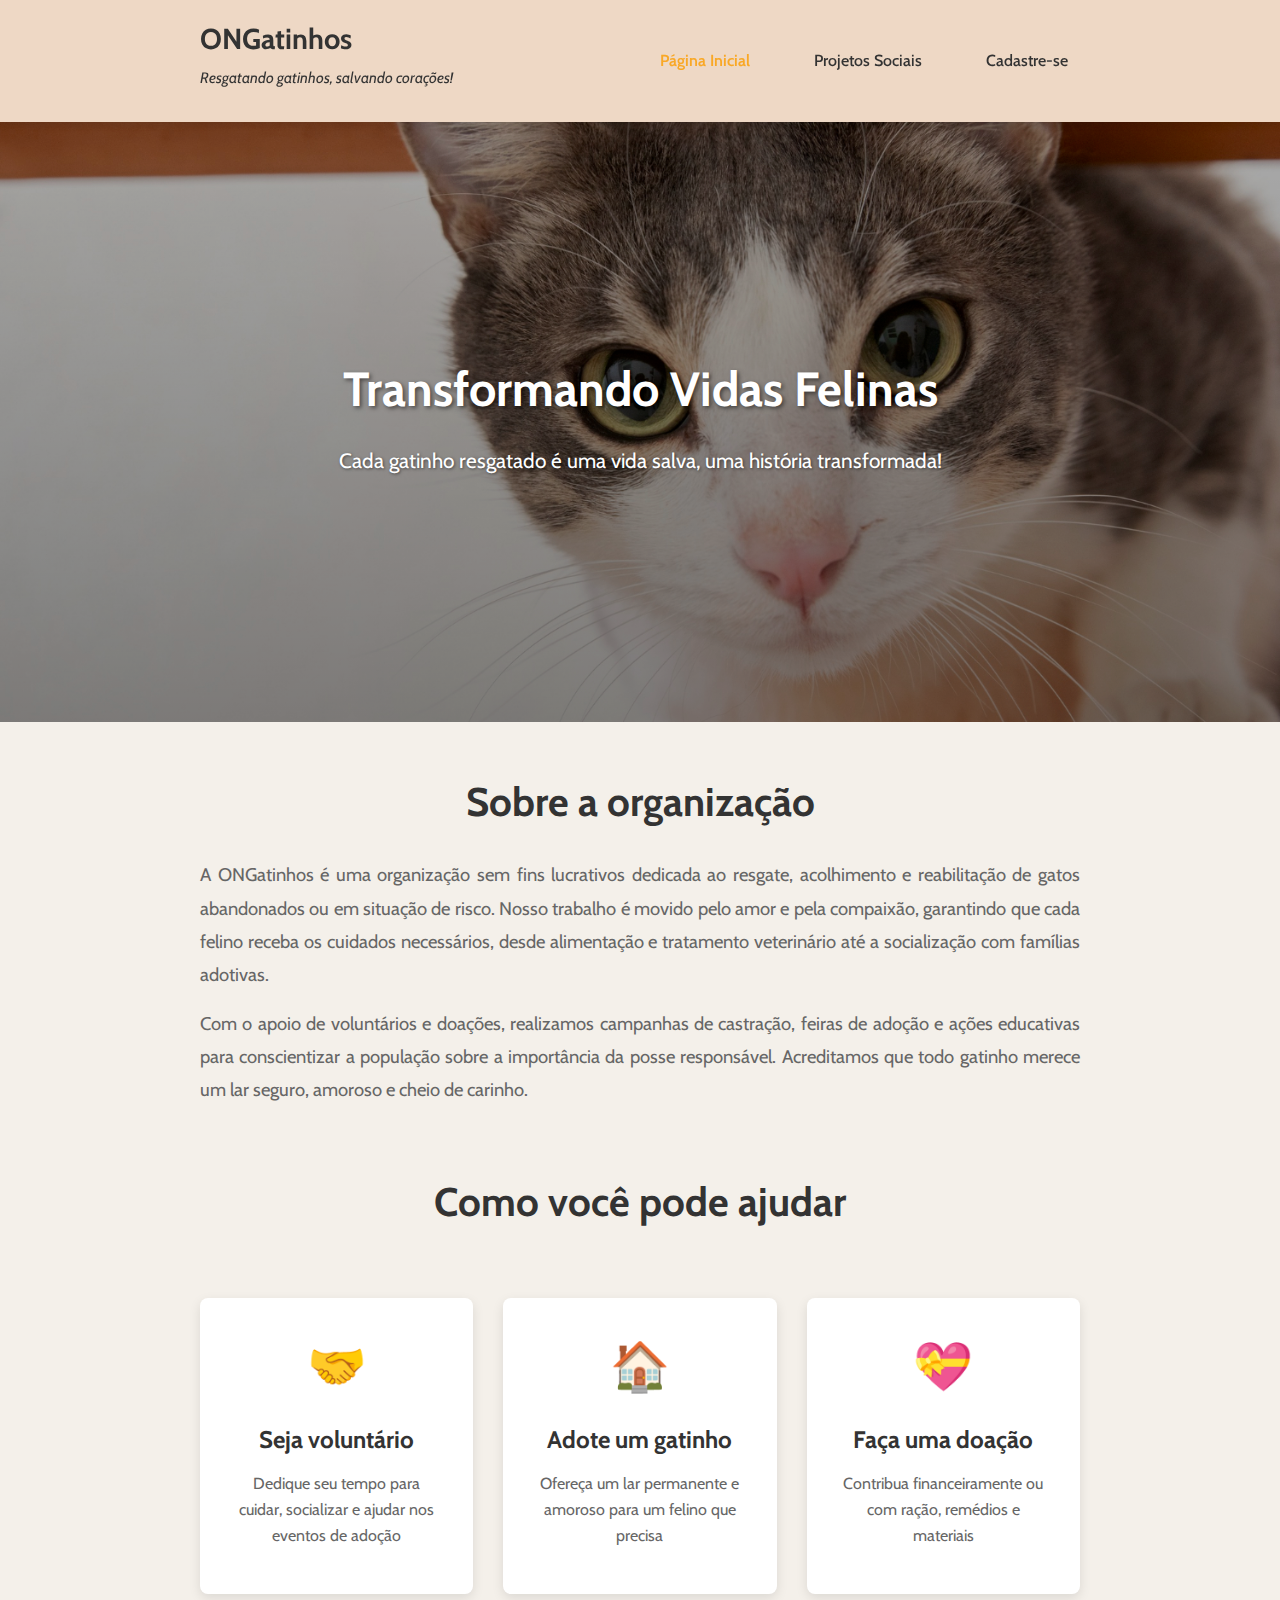
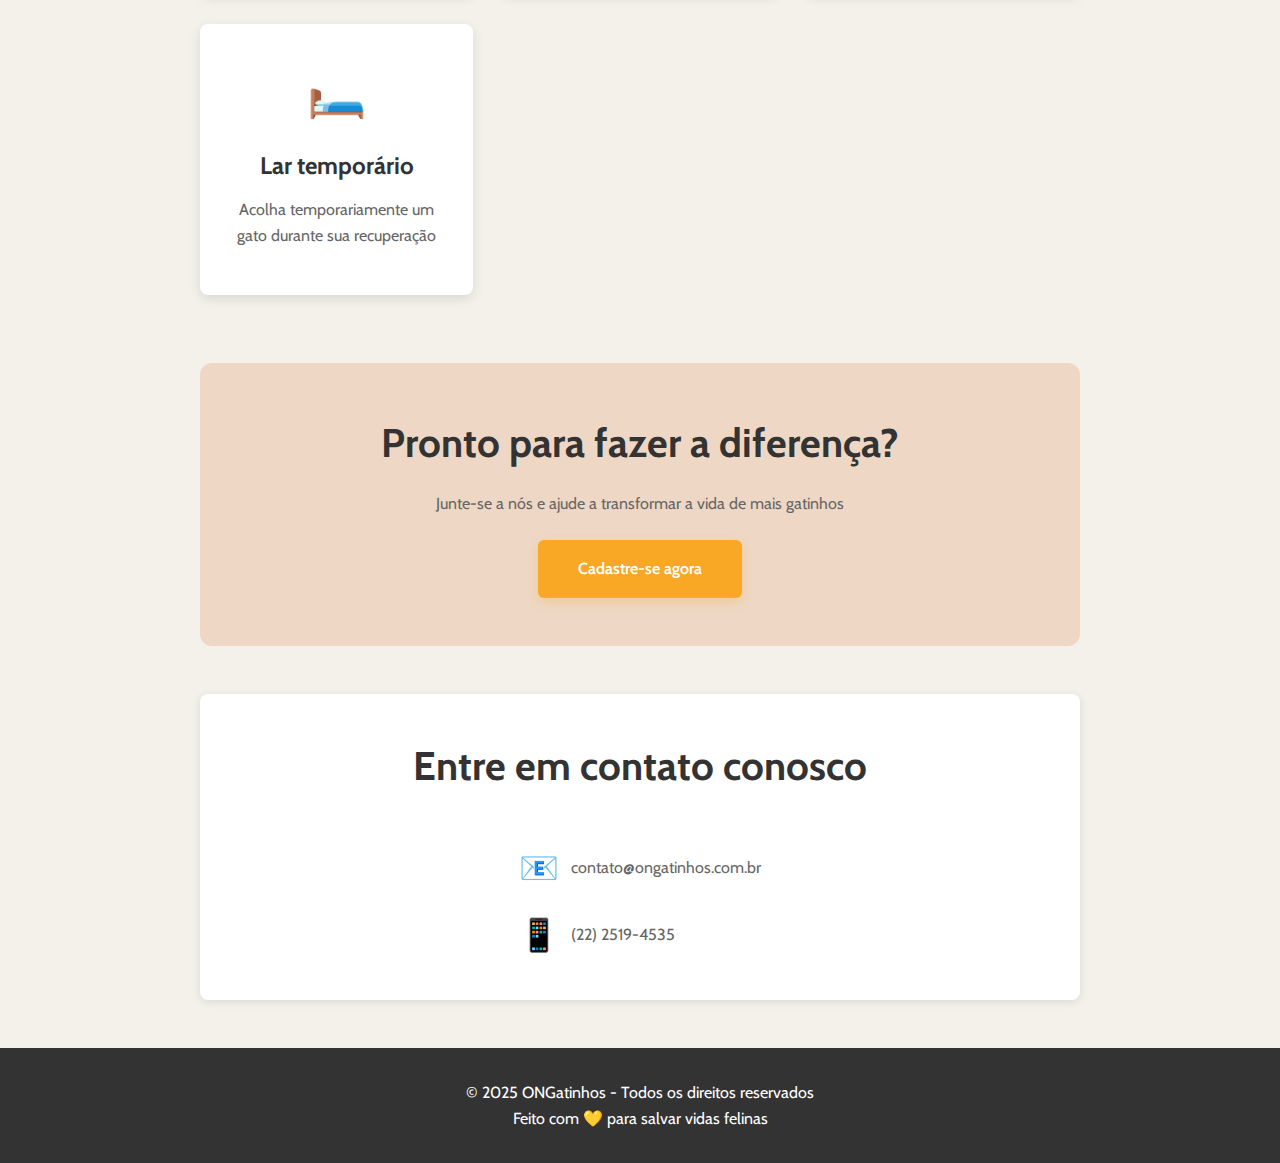
<file: index.html>
<!DOCTYPE html>
<html lang="pt-BR">
    <!-- Head padrão das páginas -->
    <head>
        <title>ONGatinhos - Resgatando gatinhos, salvando corações!</title>
        <meta charset="UTF-8">
        <meta name="viewport" content="width=device-width, initial-scale=1.0">
        <meta name="description" content="ONG dedicada ao resgate, acolhimento e reabilitação de gatos abandonados. Adote, seja voluntário ou faça sua doação.">
        <link rel="icon" href="/assets/icon/casa-do-gato.png">
        <link rel="stylesheet" href="css/style.css">
    </head>

    <body>
        <!-- Cabeçalho com navegação -->
        <header>
            <div class="top">
                <h1>ONGatinhos</h1>
                <p>Resgatando gatinhos, salvando corações!</p>
            </div>

            <nav class="nav">
                <ul class="nav-list">
                    <li><a href="index.html" class="active">Página Inicial</a></li>
                    <li><a href="projetos.html">Projetos Sociais</a></li>
                    <li><a href="cadastro.html">Cadastre-se</a></li>
                </ul>
            </nav>
        </header>
        
        <!-- Imagem de destaque -->
        <div class="hero">
            <picture>
                <source srcset="/assets/images/vida-de-gato.webp" type="image/webp">
                <source srcset="/assets/images/vida-de-gato.jpg" type="image/jpg">
                <img src="/assets/images/vida-de-gato.jpg" alt="Gato deitado em ambiente confortável">
            </picture>
            <div class="hero-overlay">
                <h2>Transformando Vidas Felinas</h2>
                <p>Cada gatinho resgatado é uma vida salva, uma história transformada!</p>
            </div>
        </div>

        <main>
            <section>
                <h2>Sobre a organização</h2>
                <p class="texto">
                    A ONGatinhos é uma organização sem fins lucrativos dedicada ao resgate, acolhimento e reabilitação de gatos abandonados ou em situação de risco. Nosso trabalho é movido pelo amor e pela compaixão, garantindo que cada felino receba os cuidados necessários, desde alimentação e tratamento veterinário até a socialização com famílias adotivas.
                </p>
                <p class="texto">
                    Com o apoio de voluntários e doações, realizamos campanhas de castração, feiras de adoção e ações educativas para conscientizar a população sobre a importância da posse responsável. Acreditamos que todo gatinho merece um lar seguro, amoroso e cheio de carinho.
                </p>
            </section>
            
            <section>
                <h2>Como você pode ajudar</h2>
                <div class="cards-container">
                    <div class="card">
                        <div class="card-icon">🤝</div>
                        <h3>Seja voluntário</h3>
                        <p>Dedique seu tempo para cuidar, socializar e ajudar nos eventos de adoção</p>
                    </div>
                    <div class="card">
                        <div class="card-icon">🏠</div>
                        <h3>Adote um gatinho</h3>
                        <p>Ofereça um lar permanente e amoroso para um felino que precisa</p>
                    </div>
                    <div class="card">
                        <div class="card-icon">💝</div>
                        <h3>Faça uma doação</h3>
                        <p>Contribua financeiramente ou com ração, remédios e materiais</p>
                    </div>
                    <div class="card">
                        <div class="card-icon">🛏️</div>
                        <h3>Lar temporário</h3>
                        <p>Acolha temporariamente um gato durante sua recuperação</p>
                    </div>
                </div>
            </section>

            <div class="cta-section">
                <h2>Pronto para fazer a diferença?</h2>
                <p>Junte-se a nós e ajude a transformar a vida de mais gatinhos</p>
                <a href="cadastro.html" class="btn-primary">Cadastre-se agora</a>
            </div>

            <section class="contact-section">
                <h2>Entre em contato conosco</h2>
                <div class="contact-info">
                    <div class="contact-item">
                        <span class="contact-icon">📧</span>
                        <a href="mailto:contato@ongatinhos.com.br">contato@ongatinhos.com.br</a>
                    </div>
                    <div class="contact-item">
                        <span class="contact-icon">📱</span>
                        <a href="tel:+552225194535">(22) 2519-4535</a>
                    </div>
                </div>
            </section>
        </main>
        <!-- Rodapé da página -->
        <footer>
            <p>&copy; 2025 ONGatinhos - Todos os direitos reservados</p>
            <p>Feito com 💛 para salvar vidas felinas</p>
        </footer>

        <script src="js/app.js"></script>
    </body>

</html>
</file>
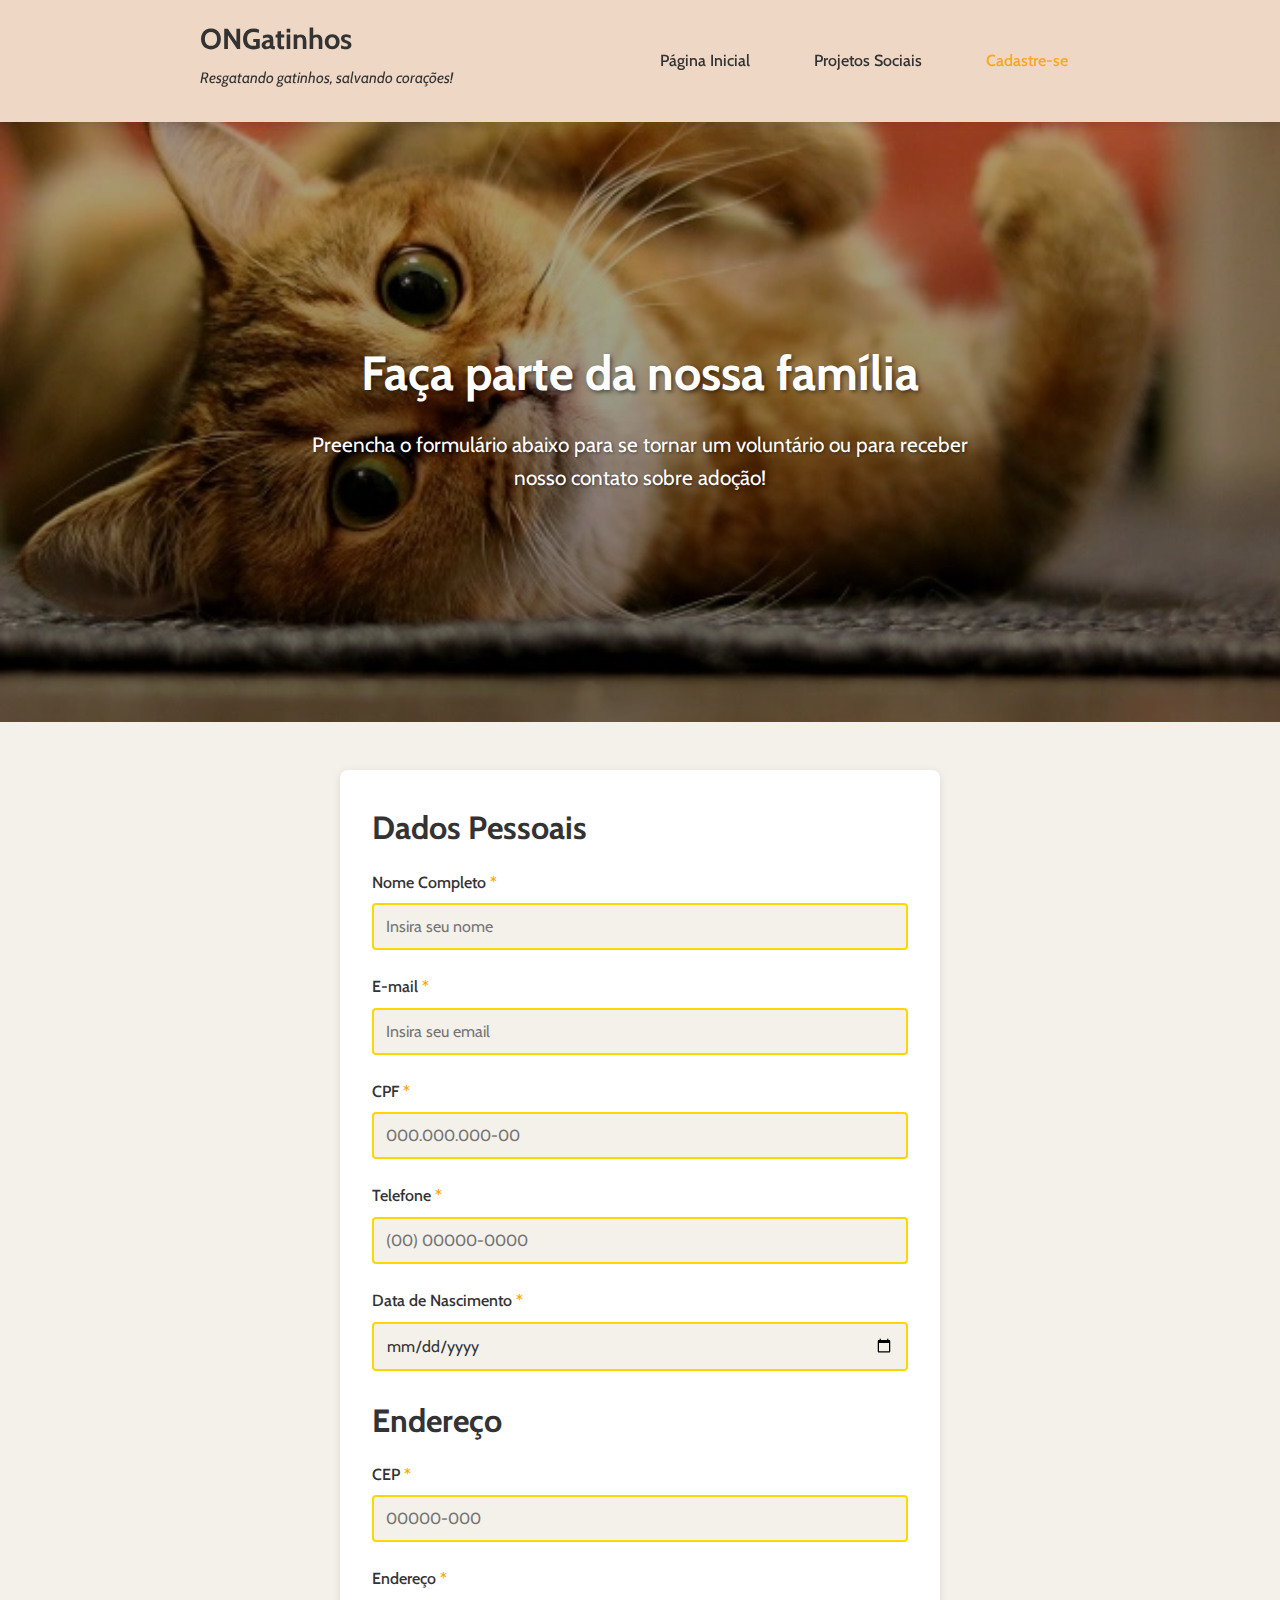
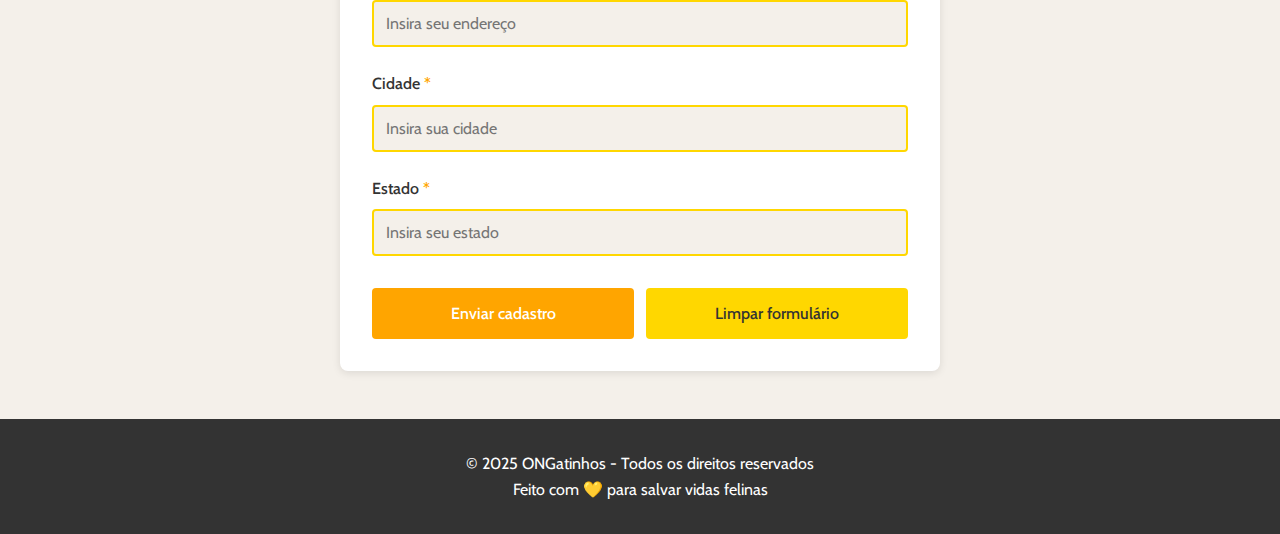
<file: cadastro.html>
<!DOCTYPE html>
<html lang="pt-BR">
    <!-- Head padrão das páginas -->
    <head>
        <title>Cadastre-se - ONGatinhos</title>
        <meta charset="UTF-8">
        <meta name="viewport" content="width=device-width, initial-scale=1.0">
        <link rel="icon" href="/assets/icon/casa-do-gato.png">
        <link rel="stylesheet" href="css/style.css">
    </head>

    <body>
        <!-- Cabeçalho com navegação -->
        <header>
            <div class="top">
                <h1>ONGatinhos</h1>
                <p>Resgatando gatinhos, salvando corações!</p>
            </div>

            <nav class="nav">
                <ul class="nav-list">
                    <li><a href="index.html">Página Inicial</a></li>
                    <li><a href="projetos.html">Projetos Sociais</a></li>
                    <li><a href="cadastro.html" class="active">Cadastre-se</a></li>
                </ul>
            </nav>
        </header>

        <!-- Imagem de destaque -->
        <div class="hero">
            <picture>
                <source srcset="/assets/images/gato-laranja.webp" type="image/webp">
                <source srcset="/assets/images/gato-laranja.jpg" type="image/jpg">
                <img src="/assets/images/gato-laranja.jpg" alt="Gato laranja deitado confortável">
            </picture>
            <div class="hero-overlay">
                <h2>Faça parte da nossa família</h2>
                <p>Preencha o formulário abaixo para se tornar um voluntário ou para receber nosso contato sobre adoção!</p>
            </div>
        </div>

        <!-- Formulário de cadastro -->
        <main>
            <section>
                <div class="form-container">
                <form id="cadastroForm">
                    <legend><h3>Dados Pessoais</h3></legend>

                    <div class="form-group">
                        <label for="nome">Nome Completo <span class="required">*</span></label>
                        <input type="text" id="nome" name="nome" placeholder="Insira seu nome" required>
                        <small class="error-message">Mensagem de erro</small>
                    </div>

                    <div class="form-group">
                        <label for="email">E-mail <span class="required">*</span></label>
                        <input type="email" id="email" name="email" placeholder="Insira seu email" required>
                        <small class="error-message">Mensagem de erro</small>
                    </div>

                    <div class="form-group">
                        <label for="cpf">CPF <span class="required">*</span></label>
                        <input type="text" id="cpf" name="cpf" placeholder="000.000.000-00" required>
                        <small class="error-message">Mensagem de erro</small>
                    </div>

                    <div class="form-group">
                        <label for="telefone">Telefone <span class="required">*</span></label>
                        <input type="tel" id="telefone" name="telefone" placeholder="(00) 00000-0000" required>
                        <small class="error-message">Mensagem de erro</small>
                    </div>

                    <div class="form-group">
                        <label for="nascimento">Data de Nascimento <span class="required">*</span></label>
                        <input type="date" id="nascimento" name="nascimento" required>
                        <small class="error-message">Mensagem de erro</small>
                    </div>

                        <legend><h3>Endereço</h3></legend>

                        <div class="form-group">
                            <label for="cep">CEP <span class="required">*</span></label>
                            <input type="text" id="cep" name="cep" placeholder="00000-000" required>
                            <small class="error-message">Mensagem de erro</small>
                        </div>

                        <div class="form-group">
                            <label for="endereco">Endereço <span class="required">*</span></label>
                            <input type="text" id="endereco" name="endereco" placeholder="Insira seu endereço" required>
                            <small class="error-message">Mensagem de erro</small>
                        </div>

                        <div class="form-group">
                            <label for="cidade">Cidade <span class="required">*</span></label>
                            <input type="text" id="cidade" name="cidade" placeholder="Insira sua cidade" required>
                            <small class="error-message">Mensagem de erro</small>
                        </div>

                        <div class="form-group">
                            <label for="estado">Estado <span class="required">*</span></label>
                            <input type="text" id="estado" name="estado" placeholder="Insira seu estado" required>
                            <small class="error-message">Mensagem de erro</small>
                        </div>

                    <div class="button-group">
                        <button type="submit" class="btn-submit">Enviar cadastro</button>
                        <button type="reset" class="btn-reset">Limpar formulário</button>
                    </div>
                </form>
            </section>
        </main>

        <!-- Rodapé da página -->
        <footer>
            <p>&copy; 2025 ONGatinhos - Todos os direitos reservados</p>
            <p>Feito com 💛 para salvar vidas felinas</p>
        </footer>

        <script src="js/app.js"></script>
    </body>
    
</html>
</file>
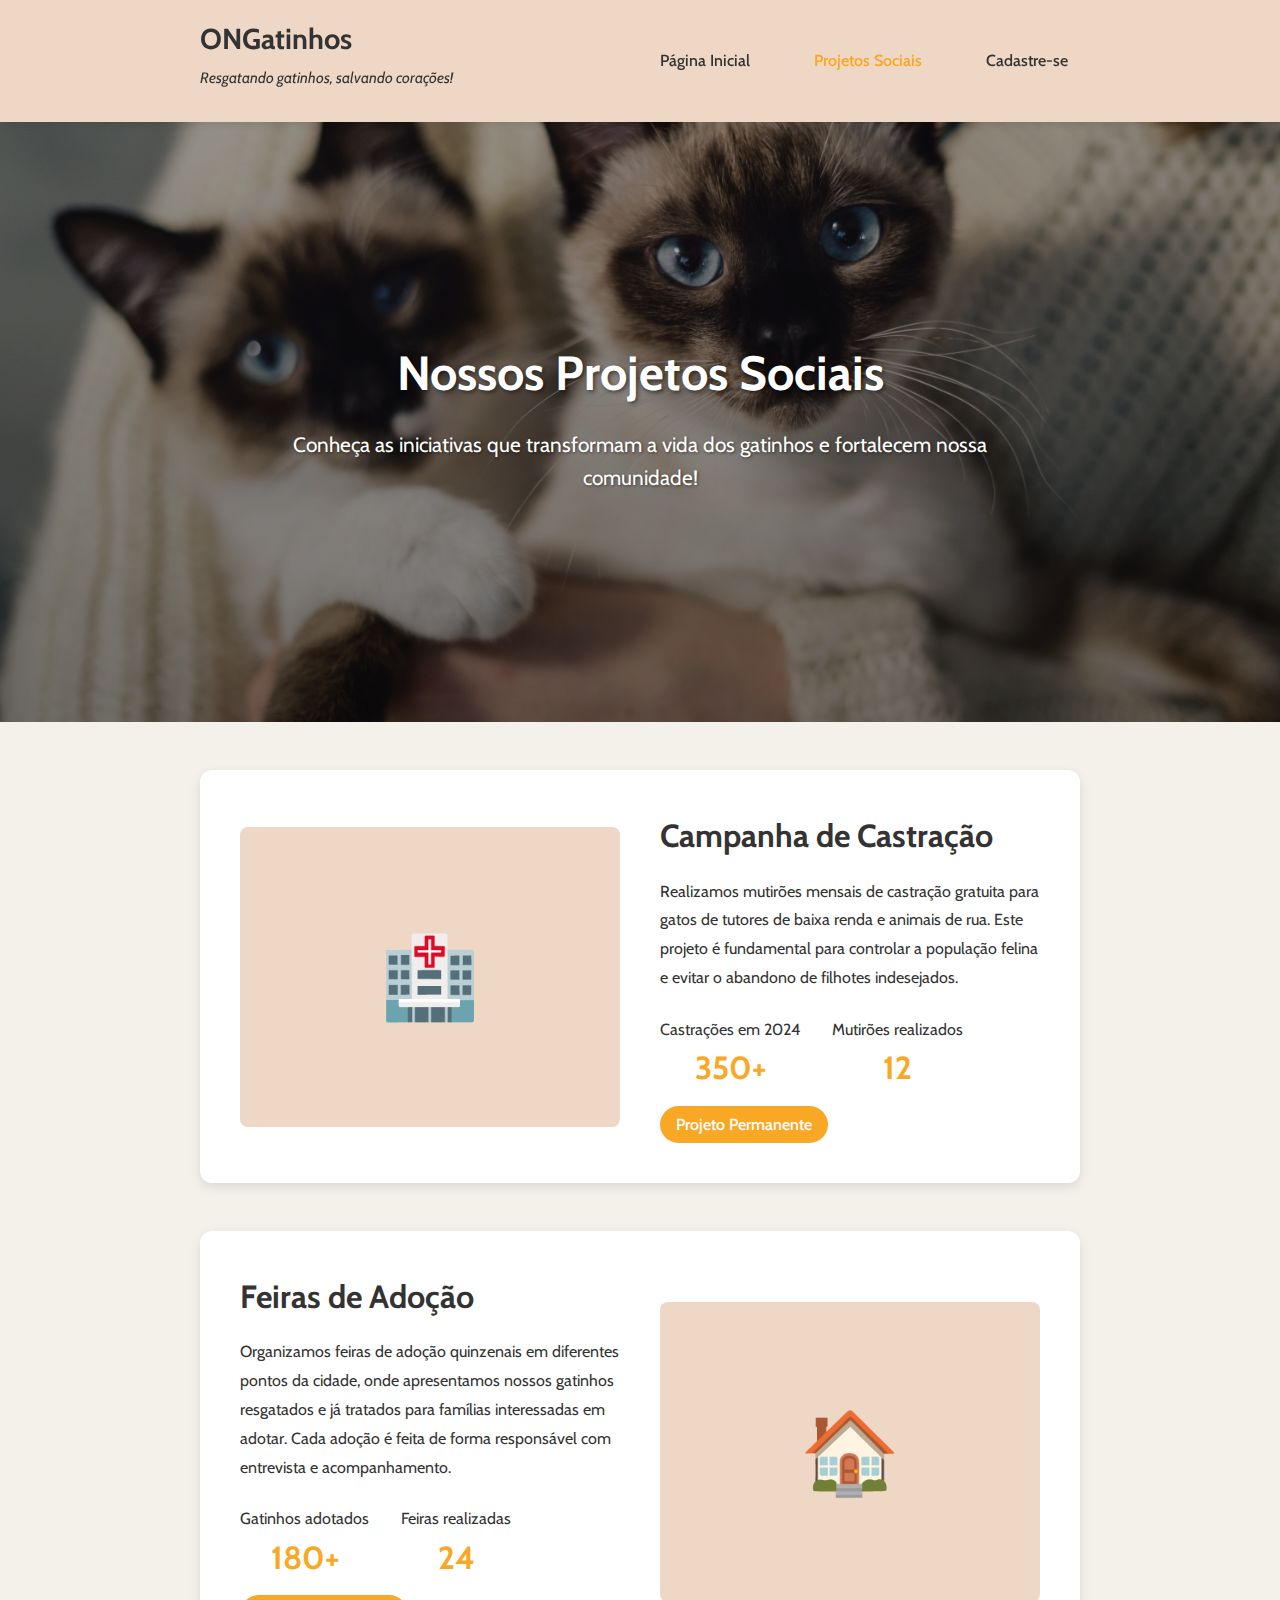
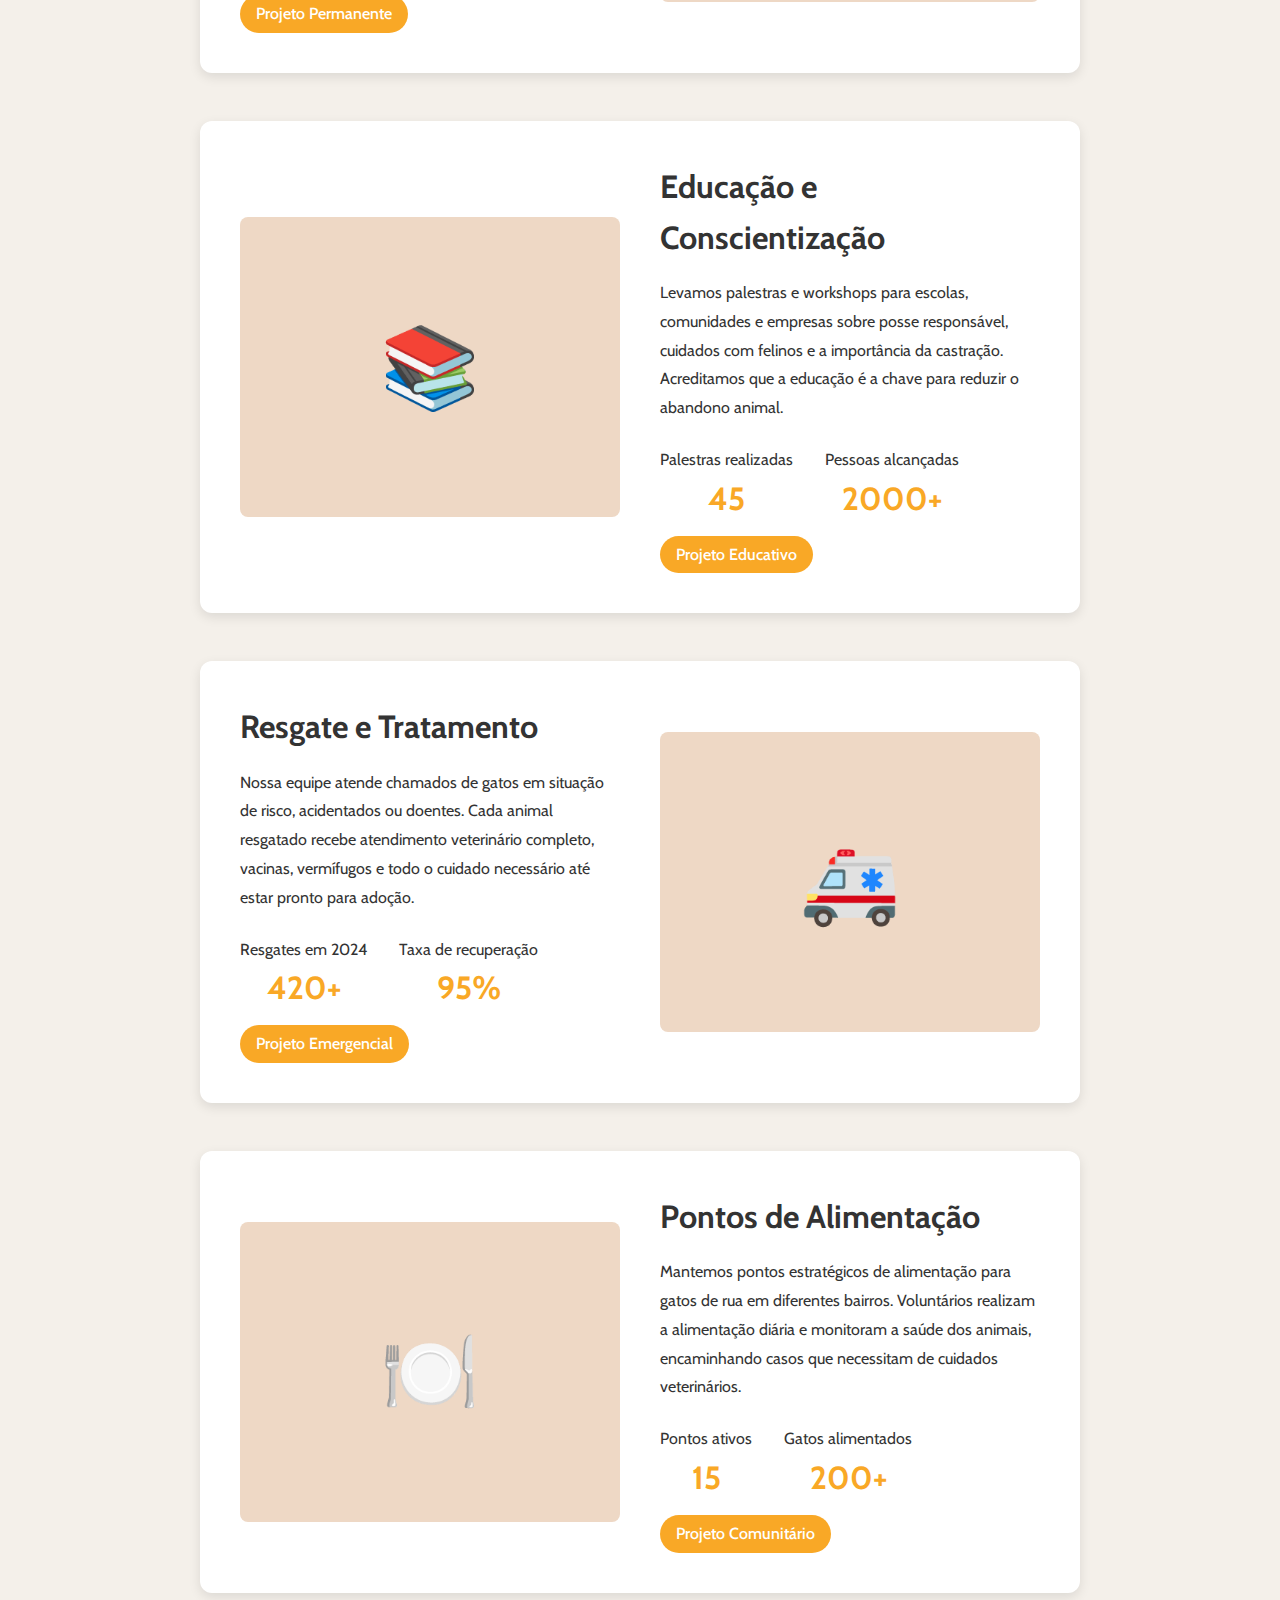
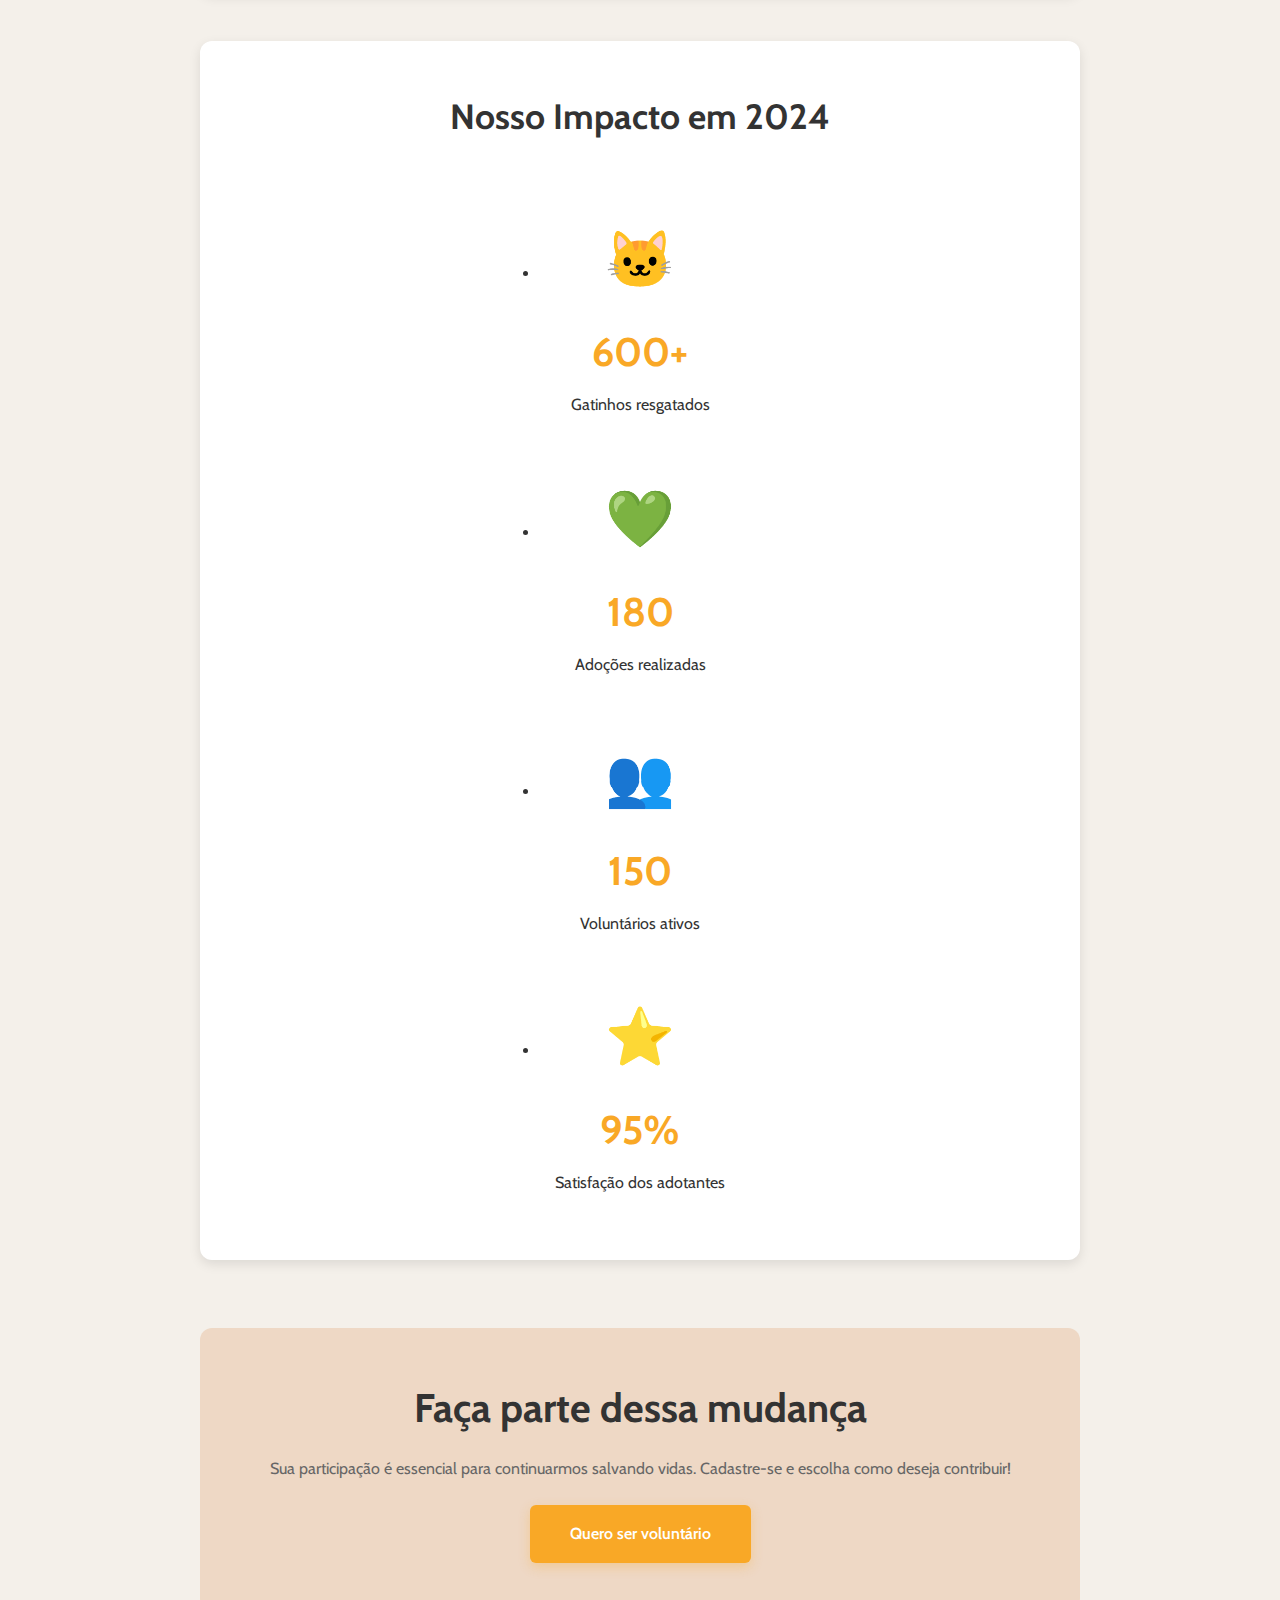
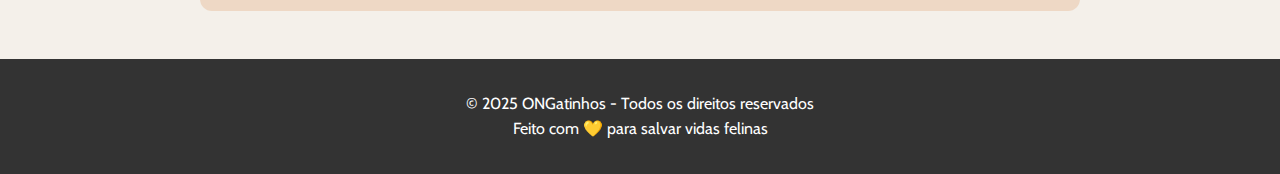
<file: projetos.html>
<!DOCTYPE html>
<html lang="pt-BR">
    <!-- Head padrão das páginas -->
    <head>
        <title>Projetos Sociais - ONGatinhos</title>
        <meta charset="UTF-8">
        <meta name="viewport" content="width=device-width, initial-scale=1.0">
        <link rel="icon" href="/assets/icon/casa-do-gato.png">
        <link rel="stylesheet" href="css/style.css">
    </head>

    <body>
        <!-- Cabeçalho com navegação -->
        <header>
            <div class="top">
                <h1>ONGatinhos</h1>
                <p>Resgatando gatinhos, salvando corações!</p>
            </div>

            <nav class="nav">
                <ul class="nav-list">
                    <li><a href="index.html">Página Inicial</a></li>
                    <li><a href="projetos.html" class="active">Projetos Sociais</a></li>
                    <li><a href="cadastro.html">Cadastre-se</a></li>
                </ul>
            </nav>
        </header>

        <!-- Imagem de destaque -->
        <div class="hero">
            <picture>
                <source srcset="/assets/images/siameses.webp" type="image/webp">
                <source srcset="/assets/images/siameses.jpg" type="image/jpg">
                <img src="/assets/images/siameses.jpg" alt="Gatos siameses olhando em direção à câmera">
            </picture>
            <div class="hero-overlay">
                <h2>Nossos Projetos Sociais</h2>
                <p>Conheça as iniciativas que transformam a vida dos gatinhos e fortalecem nossa comunidade!</p>
            </div>
        </div>
        
        <main>
            <article class="project">
                <div class="project-image">🏥</div>
                <div class="project-content">
                    <h3>Campanha de Castração</h3>
                    <p>
                        Realizamos mutirões mensais de castração gratuita para gatos de tutores de baixa renda e animais de rua. Este projeto é fundamental para controlar a população felina e evitar o abandono de filhotes indesejados.
                    </p>

                    <dl class="project-stats">
                        <div class="stat">
                            <dt class="stat-label">Castrações em 2024</dt>
                            <dd class="stat-number">350+</dd>
                        </div>
                        <div class="stat">
                            <dt class="stat-label">Mutirões realizados</dt>
                            <dd class="stat-number">12</dd>
                        </div>
                    </dl>
                    <span class="tag">Projeto Permanente</span>
                </div>
            </article>

            <article class="project reverse">
                <div class="project-content">
                    <h3>Feiras de Adoção</h3>
                    <p>
                        Organizamos feiras de adoção quinzenais em diferentes pontos da cidade, onde apresentamos nossos gatinhos resgatados e já tratados para famílias interessadas em adotar. Cada adoção é feita de forma responsável com entrevista e acompanhamento.
                    </p>
                    <dl class="project-stats">
                        <div class="stat">
                            <dt class="stat-label">Gatinhos adotados</dt>
                            <dd class="stat-number">180+</dd>
                        </div>
                        <div class="stat">
                            <dt class="stat-label">Feiras realizadas</dt>
                            <dd class="stat-number">24</dd>
                        </div>
                    </dl>
                    <span class="tag">Projeto Permanente</span>
                </div>
                <div class="project-image">🏠</div>
            </article>

            <article class="project">
                <div class="project-image">📚</div>
                <div class="project-content">
                    <h3>Educação e Conscientização</h3>
                    <p>
                        Levamos palestras e workshops para escolas, comunidades e empresas sobre posse responsável, cuidados com felinos e a importância da castração. Acreditamos que a educação é a chave para reduzir o abandono animal.
                    </p>
                    <dl class="project-stats">
                        <div class="stat">
                            <dt class="stat-label">Palestras realizadas</dt>
                            <dd class="stat-number">45</dd>
                        </div>
                        <div class="stat">
                            <dt class="stat-label">Pessoas alcançadas</dt>
                            <dd class="stat-number">2000+</dd>
                        </div>
                    </dl>
                    <span class="tag">Projeto Educativo</span>
                </div>
            </article>

            <article class="project reverse">
                <div class="project-content">
                    <h3>Resgate e Tratamento</h3>
                    <p>
                        Nossa equipe atende chamados de gatos em situação de risco, acidentados ou doentes. Cada animal resgatado recebe atendimento veterinário completo, vacinas, vermífugos e todo o cuidado necessário até estar pronto para adoção.
                    </p>
                    <dl class="project-stats">
                        <div class="stat">
                            <dt class="stat-label">Resgates em 2024</dt>
                            <dd class="stat-number">420+</dd>
                        </div>
                        <div class="stat">
                            <dt class="stat-label">Taxa de recuperação</dt>
                            <dd class="stat-number">95%</dd>
                        </div>
                    </dl>
                    <span class="tag">Projeto Emergencial</span>
                </div>
                <div class="project-image">🚑</div>
            </article>

            <article class="project">
                <div class="project-image">🍽️</div>
                <div class="project-content">
                    <h3>Pontos de Alimentação</h3>
                    <p>
                        Mantemos pontos estratégicos de alimentação para gatos de rua em diferentes bairros. Voluntários realizam a alimentação diária e monitoram a saúde dos animais, encaminhando casos que necessitam de cuidados veterinários.
                    </p>
                    <dl class="project-stats">
                        <div class="stat">
                            <dt class="stat-label">Pontos ativos</dt>
                            <dd class="stat-number">15</dd>
                        </div>
                        <div class="stat">
                            <dt class="stat-label">Gatos alimentados</dt>
                            <dd class="stat-number">200+</dd>
                        </div>
                    </dl>
                    <span class="tag">Projeto Comunitário</span>
                </div>
            </article>

            <section class="impact-section">
                <h2>Nosso Impacto em 2024</h2>
                <ul class="impact-grid">
                
                    <li class="impact-item">
                        <div class="impact-icon">🐱</div>
                        <p class="impact-number">600+</p>
                        <p class="impact-text">Gatinhos resgatados</p>
                    </li>
                    <li class="impact-item">
                        <div class="impact-icon">💚</div>
                        <p class="impact-number">180</p>
                        <p class="impact-text">Adoções realizadas</p>
                    </li>
                    <li class="impact-item">
                        <div class="impact-icon">👥</div>
                        <p class="impact-number">150</p>
                        <p class="impact-text">Voluntários ativos</p>
                    </li>
                    <li class="impact-item">
                        <div class="impact-icon">⭐</div>
                        <p class="impact-number">95%</p>
                        <p class="impact-text">Satisfação dos adotantes</p>
                    </li>
                </ul>
            </section>

            <section class="cta-section">
                <h2>Faça parte dessa mudança</h2>
                <p>Sua participação é essencial para continuarmos salvando vidas. Cadastre-se e escolha como deseja contribuir!</p>
                <a href="cadastro.html" class="btn-primary">Quero ser voluntário</a>
            </section>

        </main>

        <!-- Rodapé da página -->
        <footer>
            <p>&copy; 2025 ONGatinhos - Todos os direitos reservados</p>
            <p>Feito com 💛 para salvar vidas felinas</p>
        </footer>
        
        <script src="js/app.js"></script>
    </body>
    
</html>
</file>
<file: css/style.css>
@import url('https://fonts.googleapis.com/css2?family=Cabin:ital,wght@0,400..700;1,400..700&display=swap');

:root {
    /* Paleta de cores */
    --cor-primaria: #ffa500;
    --cor-secundaria: #ffd700;
    --cor-header: #EED8C5;
    --cor-nav: #F9A826;
    --cor-home-hover: #e09618;
    --cor-secundaria-hover: #e5c9b0;

    --cor-texto: #333333;
    --cor-texto-claro: #666666;
    --cor-fundo: #f4f0ea;
    --cor-white: #ffffff;
    --cor-borda: #ddd;

    /* Tipografia das fontes */
    --fonte-principal: 'Cabin', sans-serif;

    --size-gg: 3rem; /* 40px */
    --size-g: 2.5rem; /* 32px */
    --size-m: 2rem; /* 24px */
    --size-p: 1.5rem; /* 20px */
    --size-pp: 1rem; /* 16px */

    /* Espaçamento modular (base 8px) */
    --space-0: 0px;
    --space-0-5: 4px;
    --space-1: 8px;
    --space-2: 16px;
    --space-3: 24px;
    --space-4: 32px;
    --space-5: 40px;
    --space-6: 48px;
    --space-7: 56px;
    --space-8: 64px;
}

* {
    margin: 0;
    padding: 0;
    box-sizing: border-box;
}

body {
    font-family: var(--fonte-principal);
    color: var(--cor-texto);
    background-color: var(--cor-fundo);
    line-height: 1.6;
}

/* Hierarquia da tipografia das fontes */
h1 { font-size: var(--size-gg); font-family: var(--fonte-titulo); margin-bottom: var(--space-3); }
h2 { font-size: var(--size-g); font-family: var(--fonte-titulo); margin-bottom: var(--space-3); }
h3 { font-size: var(--size-m); margin-bottom: var(--space-2); }
p { font-size: var(--size-pp); margin-bottom: var(--space-2); }

/* Cabeçalho */
header {
    background-color: var(--cor-header);
    padding: var(--space-2) 200px; /* 16px 200px */
    display: flex;
    justify-content: space-between;
    align-items: center;
    box-shadow: 0 2px var(--space-1) rgba(0, 0, 0, 0.1);
    position: sticky;
    top: 0;
    z-index: 100;
}

.top h1 {
    font-size: 1.8rem;
    margin-bottom: var(--space-0-5);
    color: var(--cor-texto);
}

.top p {
    font-size: 0.95rem;
    color: var(--cor-texto);
    font-style: italic;
}

/* Navegação */
.nav {
    display: flex;
    gap: var(--space-5);
    max-width: 1280px;
}

.nav a {
    text-decoration: none;
    color: var(--cor-texto);
    transition: all 0.2s;
    font-weight: 500;
    font-size: var(--size-pp);
    padding: var(--space-1) 12px;
    border-radius: var(--space-0-5);
}

.nav a:hover {
    color: var(--cor-nav);
    background-color: rgba(249, 168, 38, 0.1);
}

.nav a.active {
    color: var(--cor-nav);
    font-weight: 600;
}

.nav-list {
    display: flex;
    gap: var(--space-5);
    list-style: none;
}

/* Hero */
.hero {
    position: relative;
    width: 100%;
    height: 600px;
    overflow: hidden;
}

.hero img {
    width: 100%;
    height: 100%;
    object-fit: cover;
    filter: brightness(0.85);
}

.hero-overlay {
    position: absolute;
    top: 0;
    left: 0;
    right: 0;
    bottom: 0;
    background: linear-gradient(to bottom, rgba(0,0,0,0.2), rgba(0,0,0,0.4));
    display: flex;
    flex-direction: column;
    justify-content: center;
    align-items: center;
    text-align: center;
    color: var(--cor-white);
    padding: 20px;
}

.hero-overlay h2 {
    font-size: 3rem;
    margin-bottom: var(--space-2);
    text-shadow: 2px 2px var(--space-0-5) rgba(0,0,0,0.5);
    color: var(--cor-white);
}

.hero-overlay p {
    font-size: 1.3rem;
    max-width: 700px;
    text-shadow: 1px 1px 3px rgba(0,0,0,0.5);
}

/* Conteúdo principal */
main {
    margin: var(--space-6) 200px;
    display: flex;
    justify-content: center;
    align-items: center;
    flex-direction: column;
    gap: var(--space-6);
}

section {
    display: flex;
    justify-content: center;
    align-items: center;
    flex-direction: column;
    width: 100%;
    max-width: 900px;
}

.texto {
    color: var(--cor-texto-claro);
    font-size: 1.15rem;
    text-align: justify;
    line-height: 1.8;
}

/* Cards da home */
.cards-container {
    display: grid;
    grid-template-columns: repeat(auto-fit, minmax(250px, 1fr));
    gap: 30px;
    width: 100%;
    margin-top: var(--space-5);
}

.card {
    background-color: var(--cor-white);
    padding: 30px;
    border-radius: var(--space-1);
    box-shadow: 0 var(--space-0-5) 12px rgba(0, 0, 0, 0.1);
    text-align: center;
    transition: all 0.3s;
}

.card:hover {
    transform: translateY(-8px);
    box-shadow: 0 var(--space-1) 20px rgba(249, 168, 38, 0.3);
}

.card-icon {
    font-size: var(--size-gg);
    margin-bottom: var(--space-2);
}

.card h3 {
    font-size: var(--size-p);
    margin-bottom: 12px;
    color: var(--cor-texto);
}

.card p {
    color: var(--cor-texto-claro);
    font-size: var(--size-pp);
    line-height: 1.6;
}

.cta-section {
    background-color: var(--cor-header);
    padding: var(--space-6);
    border-radius: 12px;
    text-align: center;
    width: 100%;
    margin-top: 20px;
}

.cta-section h2 {
    margin-bottom: var(--space-2);
}

.cta-section p {
    font-size: var(--size-pp);
    color: var(--cor-texto-claro);
    margin-bottom: var(--space-3);
}

.btn-primary {
    display: inline-block;
    background-color: var(--cor-nav);
    color: var(--cor-white);
    padding: var(--space-2) var(--space-5);
    border-radius: 6px;
    text-decoration: none;
    font-weight: 600;
    font-size: var(--size-pp);
    transition: all 0.3s;
    box-shadow: 0 var(--space-0-5) 12px rgba(249, 168, 38, 0.3);
}

.btn-primary:hover {
    background-color: var(--cor-home-hover);
    transform: translateY(-3px);
    box-shadow: 0 6px var(--space-2) rgba(249, 168, 38, 0.4);
    color: var(--cor-white);
}

.contact-section {
    background-color: var(--cor-white);
    padding: var(--space-5);
    border-radius: var(--space-1);
    box-shadow: 0 2px var(--space-1) rgba(0, 0, 0, 0.1);
    width: 100%;
}

.contact-info {
    display: flex;
    flex-direction: column;
    gap: var(--space-2);
    margin-top: 20px;
}

.contact-item {
    display: flex;
    align-items: center;
    gap: 12px;
    font-size: var(--size-pp);
}

.contact-icon {
    font-size: var(--size-m);
    color: var(--cor-primaria);
}

.contact-item a {
    color: var(--cor-texto-claro);
    text-decoration: none;
    transition: color 0.2s;
}

.contact-item a:hover {
    color: var(--cor-primaria);
}

/* Formulário de cadastro */
.form-container {
    background-color: var(--cor-white);
    padding: var(--space-4);
    border-radius: var(--space-1);
    box-shadow: 0 2px var(--space-1) rgba(0, 0, 0, 0.1);
    width: 100%;
    max-width: 600px;
}

.form-group {
    margin-bottom: var(--space-3);
}

label {
    display: block;
    margin-bottom: var(--space-1);
    font-weight: 500;
    color: var(--cor-texto);
}

input[type="text"],
input[type="email"],
input[type="tel"],
input[type="date"],
select,
textarea {
    width: 100%;
    padding: 12px;
    border: 2px solid var(--cor-secundaria);
    border-radius: var(--space-0-5);
    font-family: var(--fonte-principal);
    font-size: var(--size-pp);
    color: var(--cor-texto);
    background-color: var(--cor-fundo);
    transition: border-color 0.2s;
}

input:focus,
select:focus,
textarea:focus {
    outline: none;
    border-color: var(--cor-nav);
}

textarea {
    resize: vertical;
    min-height: 100px;
}

.button-group {
    display: flex;
    gap: 12px;
    margin-top: var(--space-4);
}

button {
    flex: 1;
    padding: var(--space-2) var(--space-3);
    border: none;
    border-radius: var(--space-0-5);
    font-family: var(--fonte-principal);
    font-size: var(--size-pp);
    font-weight: 500;
    cursor: pointer;
    transition: all 0.2s;
}

.btn-submit {
    background-color: var(--cor-primaria);
    color: var(--cor-white);
}

.btn-submit:hover {
    background-color: var(--cor-primaria);
    transform: translateY(-2px);
    box-shadow: 0 var(--space-0-5) var(--space-1) rgba(249, 168, 38, 0.3);
}

.btn-reset {
    background-color: var(--cor-secundaria);
    color: var(--cor-texto);
}

.btn-reset:hover {
    background-color: var(--cor-secundaria-hover);
    transform: translateY(-2px);
    box-shadow: 0 var(--space-0-5) var(--space-1) rgba(249, 168, 38, 0.3);
}

.required {
    color: var(--cor-primaria);
}

/* Seção de Projetos Sociais */
.project {
    display: grid;
    grid-template-columns: 1fr 1fr;
    gap: var(--space-5);
    background-color: white;
    padding: var(--space-5);
    border-radius: 12px;
    box-shadow: 0 var(--space-0-5) 12px rgba(0, 0, 0, 0.1);
    width: 100%;
    align-items: center;
    transition: all 0.3s;
}

.project:hover {
    box-shadow: 0 var(--space-1) var(--space-3) rgba(249, 168, 38, 0.2);
    transform: translateY(-4px);
}

.project.reverse {
    grid-template-columns: 1fr 1fr;
}

.project-image {
    width: 100%;
    height: 300px;
    background-color: #EED8C5;
    border-radius: var(--space-1);
    display: flex;
    align-items: center;
    justify-content: center;
    font-size: 5rem;
    overflow: hidden;
}

.project-content h3 {
    font-size: var(--size-m);
    color: var(--cor-texto);
    margin-bottom: var(--space-2);
}

.project-content p {
    font-size: var(--size-pp);
    color: var(--cor-texto-secundaria);
    line-height: 1.8;
    margin-bottom: 20px;
}

.project-stats {
    display: flex;
    gap: var(--space-4);
    margin-top: 20px;
    flex-wrap: wrap;
}

.stat {
    text-align: center;
}

.stat-number {
    font-size: var(--size-m);
    font-weight: 700;
    color: var(--cor-nav);
    display: block;
}

.stat-label {
    font-size: var(--size-pp);
    color: var(--cor-texto-secundaria);
    margin-top: var(--space-0-5);
}

.tag {
    display: inline-block;
    background-color: var(--cor-nav);
    color: var(--cor-white);
    padding: 6px var(--space-2);
    border-radius: 20px;
    font-size: var(--size-pp);
    font-weight: 500;
    margin-top: 12px;
}

.impact-section {
    background-color: var(--cor-white);
    padding: var(--space-6);
    border-radius: 12px;
    box-shadow: 0 var(--space-0-5) 12px rgba(0, 0, 0, 0.1);
    width: 100%;
    text-align: center;
}

.impact-section h2 {
    font-size: 2.2rem;
    margin-bottom: var(--space-5);
    color: var(--cor-texto);
}

.impact-grid {
    display: grid;
    grid-template-columns: repeat(auto-fit, minmax(200px, 1fr));
    gap: var(--space-5);
    margin-top: 30px;
}

.impact-item {
    text-align: center;
}

.impact-icon {
    font-size: 3.5rem;
    margin-bottom: var(--space-2);
}

.impact-number {
    font-size: var(--size-g);
    font-weight: 700;
    color: var(--cor-nav);
    margin-bottom: var(--space-1);
}

.impact-text {
    font-size: var(--size-pp);
    color: var(--cor-texto-secundaria);
}

/* Rodapé geral */
footer {
    text-align: center;
    padding: var(--space-4); /* 32px */
    background-color: var(--cor-texto);
    color: var(--cor-white);
    margin-top: var(--space-5); /* 48px */
}

footer p {
    margin: 0;
}

.form-group .error-message {
    display: none; 
    font-size: 0.9rem;
    color: #ff0000;
    margin-top: var(--space-0-5);
}

.form-group.error .error-message {
    display: block; /* Exibe a mensagem */
}

.form-group.error input {
    border-color: #ff0000;
    background-color: var(--cor-white);
}

.form-group.success input {
    border-color: #28a745;
    background-color: var(--cor-white);
}
</file>
